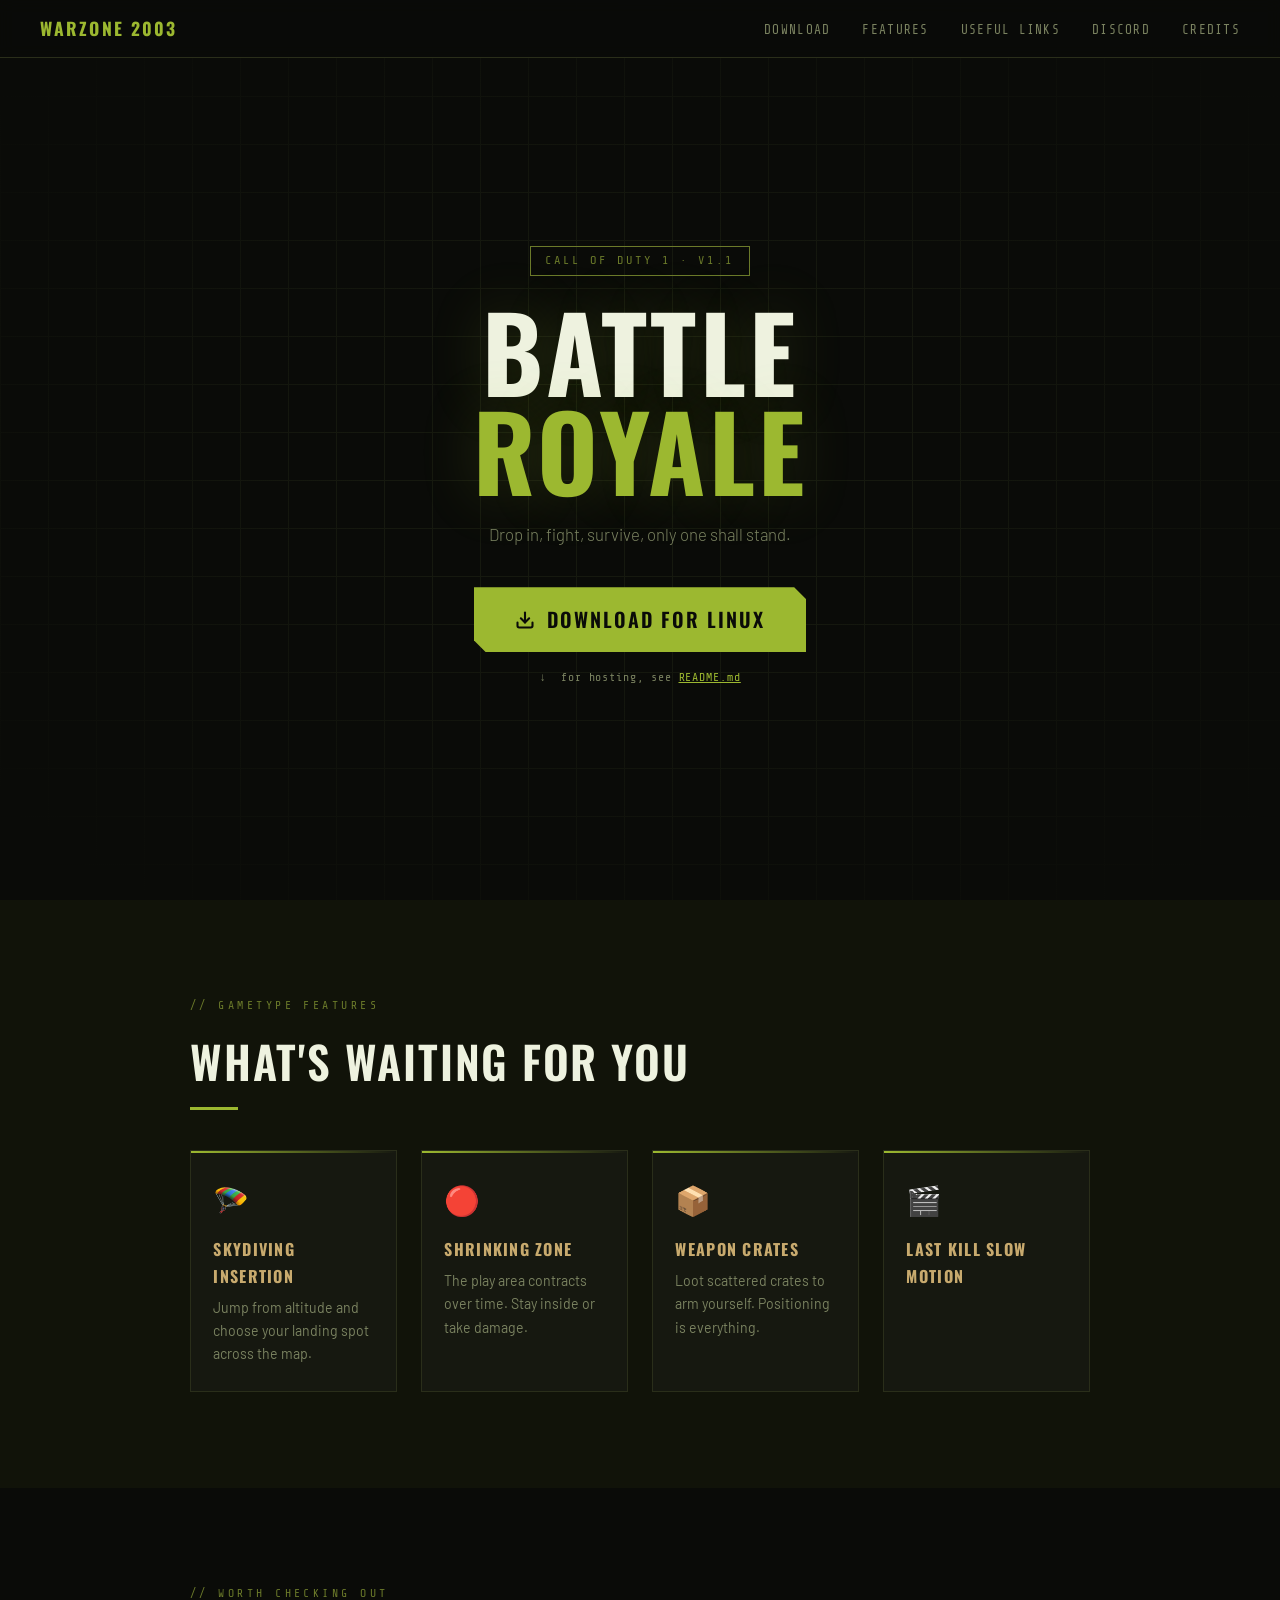
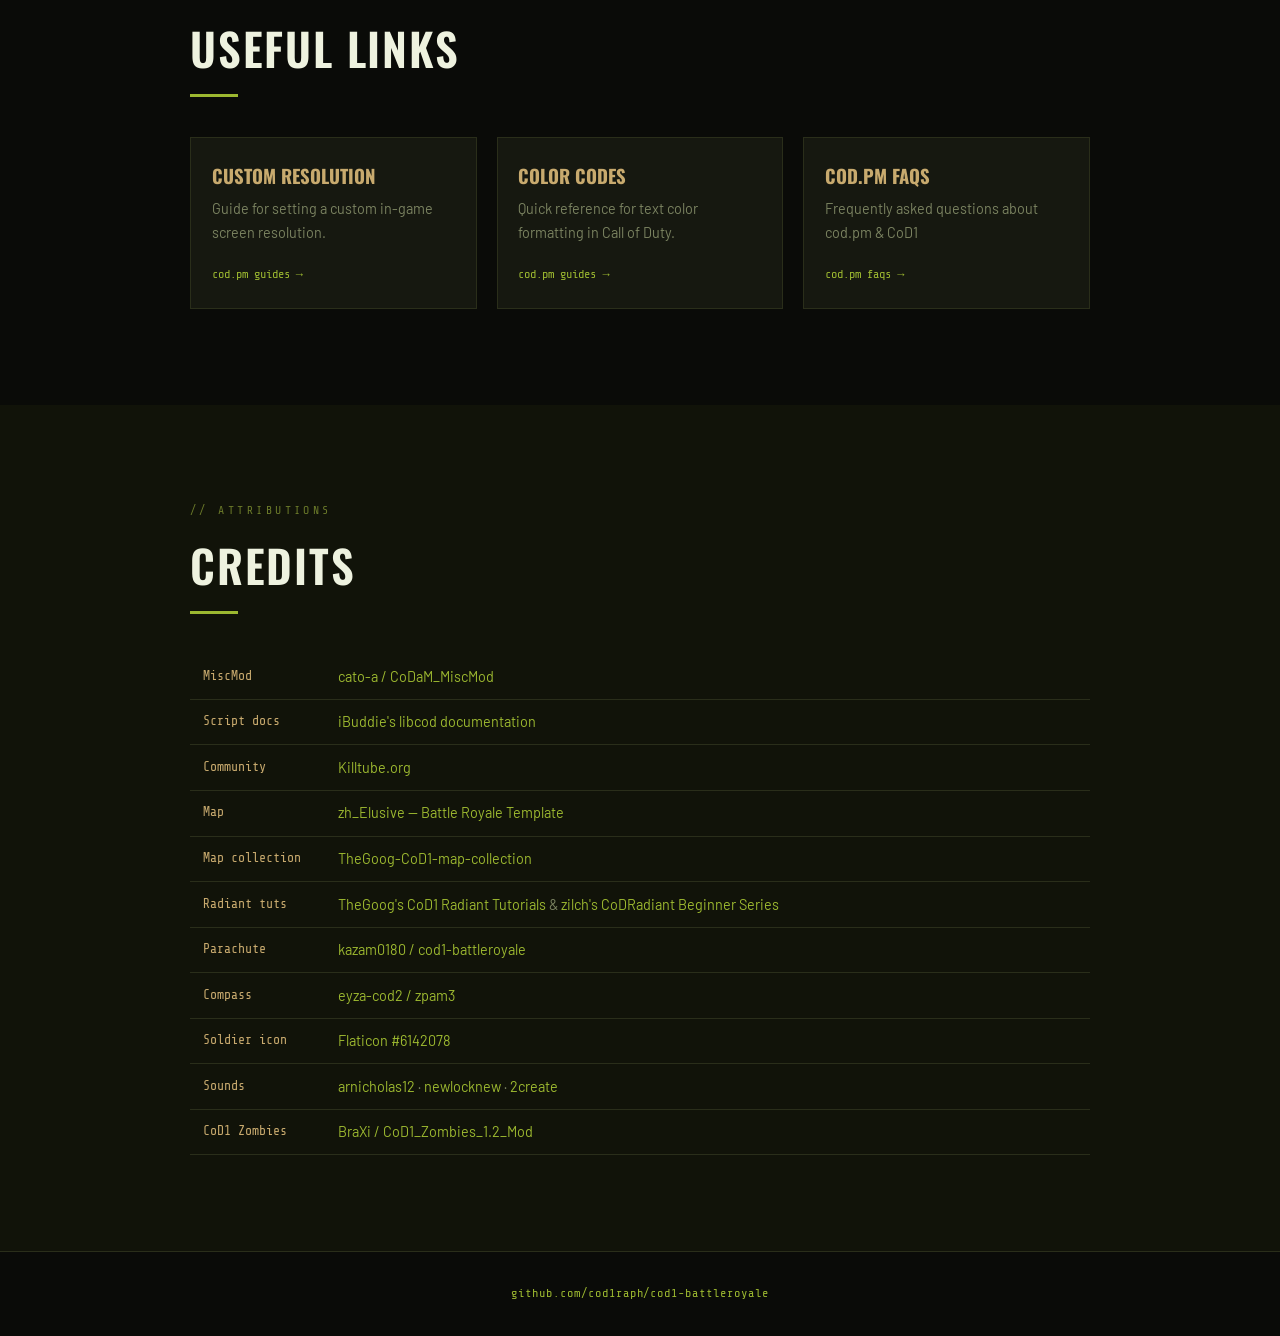
<file: index.html>
<!DOCTYPE html>
<html lang="en">
<head>
<meta charset="UTF-8" />
<meta name="viewport" content="width=device-width, initial-scale=1.0" />
<title>Home - Warzone2003</title>

<link rel="icon" href="favicon.png" type="image/png">

<!-- SEO Meta Tags -->
<meta name="description" content="Battle Royale mod for Call of Duty ® (2003). Download & Play Now! No purchase required!">
<meta name="keywords" content="Call of Duty, CoD, gaming, modding, Battleroyale, fps, download, free download, multiplayer, open source">
<meta name="author" content="Kazam">
<link rel="canonical" href="https://warzone2003.com/">

<!-- Open Graph / Facebook -->
<meta property="og:type" content="website">
<meta property="og:url" content="https://warzone2003.com/">
<meta property="og:title" content="Warzone2003">
<meta property="og:description" content="Battle Royale mod for Call of Duty ® (2003). Download & Play Now! No purchase required!">

<!-- Twitter Card -->
<meta name="twitter:title" content="Warzone2003">
<meta name="twitter:description" content="Battle Royale mod for Call of Duty ® (2003). Download & Play Now! No purchase required!">

<!--
<link rel="preload" href="/fonts/oswald-v57-latin_latin-ext-600.woff2" as="font" type="font/woff2" crossorigin>
<link rel="preload" href="/fonts/oswald-v57-latin_latin-ext-700.woff2" as="font" type="font/woff2" crossorigin>
<link rel="preload" href="/fonts/oswald-v57-latin_latin-ext-regular.woff2" as="font" type="font/woff2" crossorigin>
-->

<link href="styles.css" rel="preload" as="style" />
<link href="styles.css" rel="stylesheet" />

<!-- <link href="screenshots/1.avif" rel="preload" as="image"> -->
</head>
<body>

<nav>
<a class="nav-logo" href="#">Warzone 2003</a>
<ul>
    <li><a href="#download">Download</a></li>
    <li><a href="#features">Features</a></li>
    <li><a href="#links">Useful Links</a></li>
    <li><a href="discord/index.html">Discord</a></li>
    <li><a href="#credits">Credits</a></li>
</ul>
</nav>

<header id="hero">
<div class="hero-inner">
    <div class="hero-tag" id="download">Call of Duty 1 · v1.1</div>
    <h1>Battle<br><span>Royale</span></h1>
    <p class="hero-sub">
    Drop in, fight, survive, only one shall stand.<br>
    </p>
    <a class="btn-download" href="#" onclick="handleDownload(event)">
      <svg width="20" height="20" viewBox="0 0 24 24" fill="none" stroke="currentColor" stroke-width="2.5" stroke-linecap="round" stroke-linejoin="round">
        <path d="M21 15v4a2 2 0 0 1-2 2H5a2 2 0 0 1-2-2v-4"/>
        <polyline points="7 10 12 15 17 10"/>
        <line x1="12" y1="15" x2="12" y2="3"/>
      </svg>
      <span id="dl-label">Download</span>
    </a>
    <p class="hero-note" id="dl-note">↓ &nbsp;for hosting, see <a href="https://github.com/cod1raph/cod1-battleroyale#" style="color:var(--olive-lit)">README.md</a></p>
</div>
</header>

<main>
<section id="features">
<div class="container reveal">
    <p class="section-label">// gametype features</p>
    <h2>What's waiting for you</h2>
    <div class="features-grid">
    <div class="feature-card">
        <div class="feature-icon">🪂</div>
        <h3>Skydiving Insertion</h3>
        <p>Jump from altitude and choose your landing spot across the map.</p>
    </div>
    <div class="feature-card">
        <div class="feature-icon">🔴</div>
        <h3>Shrinking Zone</h3>
        <p>The play area contracts over time. Stay inside or take damage.</p>
    </div>
    <div class="feature-card">
        <div class="feature-icon">📦</div>
        <h3>Weapon Crates</h3>
        <p>Loot scattered crates to arm yourself. Positioning is everything.</p>
    </div>
    <div class="feature-card">
        <div class="feature-icon">🎬</div>
        <h3>Last Kill Slow Motion</h3>
        <p></p>
    </div>
    </div>
</div>
</section>

<section id="links">
  <div class="container reveal">
    <p class="section-label">// worth checking out</p>
    <h2>Useful Links</h2>

    <div class="links-grid">
      <a class="link-card" href="https://cod.pm/guide/32b0b3/how-to-set-a-custom-screen-resolution-in-game" target="_blank" rel="noopener">
        <h3>Custom Resolution</h3>
        <p>Guide for setting a custom in-game screen resolution.</p>
        <span>cod.pm guides →</span>
      </a>

      <a class="link-card" href="https://cod.pm/guide/f8cfc5/color-codes-in-call-of-duty" target="_blank" rel="noopener">
        <h3>Color Codes</h3>
        <p>Quick reference for text color formatting in Call of Duty.</p>
        <span>cod.pm guides →</span>
      </a>

      <a class="link-card" href="https://cod.pm/faq" target="_blank" rel="noopener">
        <h3>CoD.PM FAQs</h3>
        <p>Frequently asked questions about cod.pm & CoD1</p>
        <span>cod.pm faqs →</span>
      </a>
    </div>
  </div>
</section>

<section id="credits">
<div class="container reveal">
    <p class="section-label">// attributions</p>
    <h2>Credits</h2>
    <table class="credits-table">
    <tbody>
        <tr><td>MiscMod</td><td><a href="https://github.com/cato-a/CoDaM_MiscMod" target="_blank" rel="noopener">cato-a / CoDaM_MiscMod</a></td></tr>
        <tr><td>Script docs</td><td><a href="https://www.ibuddie.at/libcod" target="_blank" rel="noopener">iBuddie's libcod documentation</a></td></tr>
        <tr><td>Community</td><td><a href="https://killtube.org" target="_blank" rel="noopener">Killtube.org</a></td></tr>
        <tr><td>Map</td><td><a href="https://vcodmods.com/maps/zh-elusive-battle-royal-template" target="_blank" rel="noopener">zh_Elusive — Battle Royale Template</a></td></tr>
        <tr><td>Map collection</td><td><a href="https://github.com/thegoog1337/TheGoog-CoD1-map-collection" target="_blank" rel="noopener">TheGoog-CoD1-map-collection</a></td></tr>
        <tr><td>Radiant tuts</td><td><a href="https://www.youtube.com/playlist?list=PLb5ihZo7ved010imAmoZxa5C5946Oi-9z" target="_blank" rel="noopener">TheGoog's CoD1 Radiant Tutorials</a> &amp; <a href="https://www.youtube.com/@hcliz/videos" target="_blank" rel="noopener">zilch's CoDRadiant Beginner Series</a></td></tr>
        <tr><td>Parachute</td><td><a href="https://gitlab.com/kazam0180/cod1-battleroyale/-/blob/main/client/weapons/mp/br_parachute_mp" target="_blank" rel="noopener">kazam0180 / cod1-battleroyale</a></td></tr>
        <tr><td>Compass</td><td><a href="https://github.com/eyza-cod2/zpam3" target="_blank" rel="noopener">eyza-cod2 / zpam3</a></td></tr>
        <tr><td>Soldier icon</td><td><a href="https://www.flaticon.com/free-icon/soldier_6142078" target="_blank" rel="noopener">Flaticon #6142078</a></td></tr>
        <tr><td>Sounds</td><td>
        <a href="https://freesound.org/people/arnicholas12/sounds/702765/" target="_blank" rel="noopener">arnicholas12</a> ·
        <a href="https://freesound.org/people/newlocknew/sounds/732379/" target="_blank" rel="noopener">newlocknew</a> ·
        <a href="https://freesound.org/people/2create/sounds/620310/" target="_blank" rel="noopener">2create</a>
        </td></tr>
        <tr><td>CoD1 Zombies</td><td><a href="https://github.com/BraXi/CoD1_Zombies_1.2_Mod" target="_blank" rel="noopener">BraXi / CoD1_Zombies_1.2_Mod</a></td></tr>
    </tbody>
    </table>
</div>
</section>
</main>

<footer>
<p>
    <a href="https://github.com/cod1raph/cod1-battleroyale" target="_blank" rel="noopener" style="color:var(--olive-lit)">github.com/cod1raph/cod1-battleroyale</a>
</p>
</footer>

<script>
const observer = new IntersectionObserver(entries => {
    entries.forEach(e => { if (e.isIntersecting) e.target.classList.add('visible'); });
}, { threshold: 0.1 });
document.querySelectorAll('.reveal').forEach(el => observer.observe(el));

const BASE = 'https://warzone2003.com/files/';

function detectOS() {
  const ua = navigator.userAgent;
  if (/Windows/i.test(ua))    return 'windows';
  if (/Linux/i.test(ua))      return 'linux';
  return 'unknown';
}

const RELEASES = {
  windows: { file: 'warzone2003setup-0.4.1-windows.exe', label: 'Download for Windows' },
  linux:   { file: 'warzone2003setup-0.4.1-linux',       label: 'Download for Linux'   },
  unknown: { file: null,                               label: 'Download' },
};

function initDownloadButton() {
  const os = detectOS();
  const rel = RELEASES[os];
  const label = document.getElementById('dl-label');
  const note  = document.getElementById('dl-note');
  label.textContent = rel.label;
  if (os === 'unknown') {
    note.innerHTML = 'OS not detected — pick your build <a href="https://github.com/coyoteclan/warzone2003-website/tree/main/files" style="color:var(--olive-lit)">here</a>.';
  }
}

function handleDownload(e) {
  e.preventDefault();
  const os = detectOS();
  const rel = RELEASES[os];
  if (rel.file) {
    window.location.href = "#links";
    window.location.href = BASE + rel.file;
  } else {
    window.open('https://github.com/coyoteclan/warzone2003-website/tree/main/files', '_blank');
  }
}

initDownloadButton();

</script>

</body>
</html>
</file>
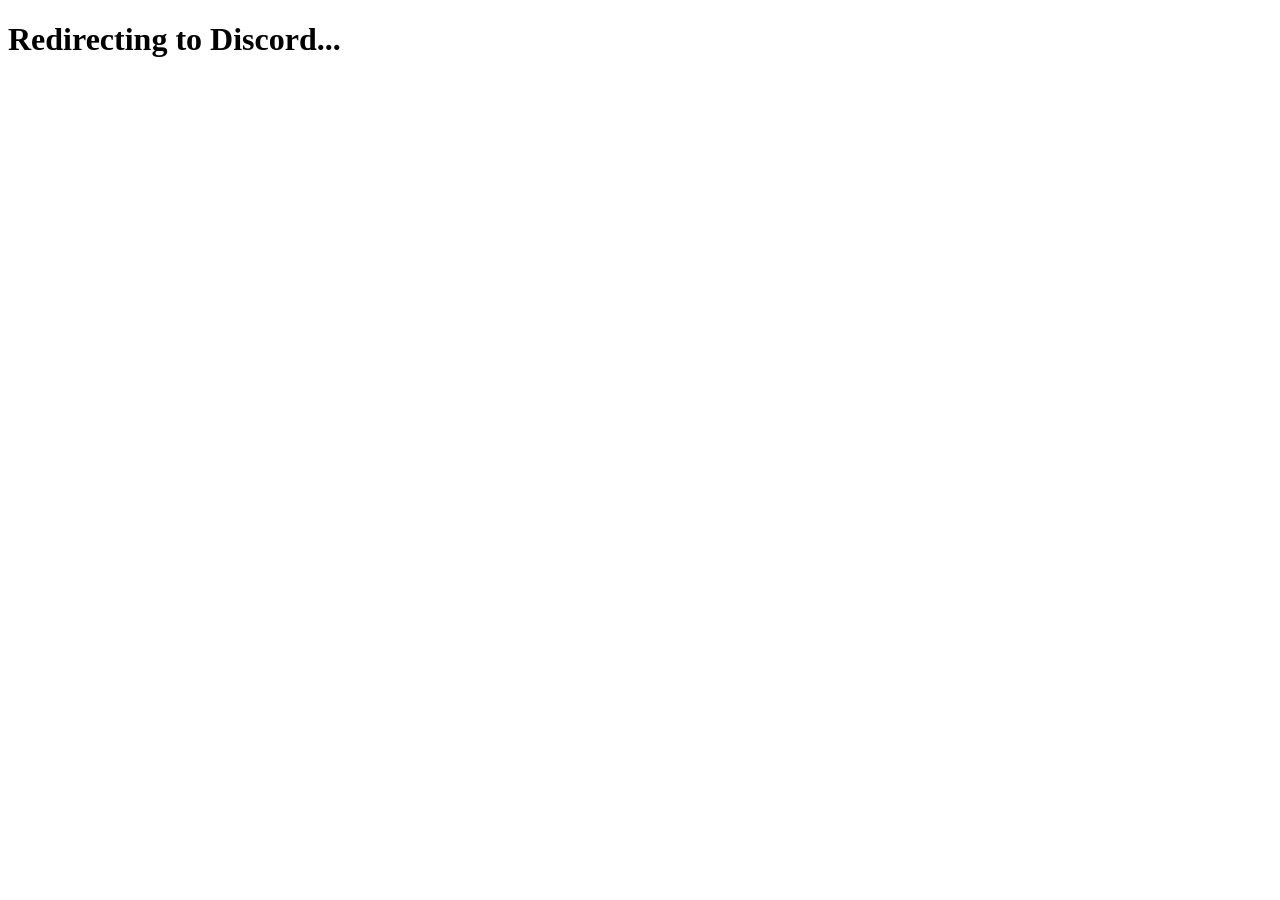
<file: discord/index.html>
<!DOCTYPE html>
<html lang="en">
<head>
<meta charset="UTF-8" />
<title>Discord - Warzone2003</title>

<link rel="icon" href="/favicon.png" type="image/png">

<!-- SEO Meta Tags -->
<meta name="description" content="Join Warzone2003 Discord Server">
<meta name="keywords" content="Call of Duty, CoD, gaming, modding, Battleroyale, fps, download, free download, multiplayer, open source">
<meta name="author" content="Kazam">
<link rel="canonical" href="https://www.warzone2003.com/discord/">

<!-- Open Graph / Facebook -->
<meta property="og:type" content="website">
<meta property="og:url" content="https://www.warzone2003.com/discord/">
<meta property="og:title" content="Discord - Warzone2003">
<meta property="og:description" content="Join Warzone2003 Discord Server!">

<!-- Twitter Card -->
<meta name="twitter:title" content="Discord - Warzone2003">
<meta name="twitter:description" content="Join Warzone2003 Discord Server!">

<script>
  setTimeout(function() {
    window.location.href = 'https://discord.com/invite/pfha8DvJpJ/';
  }, 3000);
</script>
</head>
<body><h1>Redirecting to Discord...</h1></body>
</html>
</file>
<file: styles.css>
/* oswald-regular - latin_latin-ext */
@font-face {
    font-display: swap; /* Check https://developer.mozilla.org/en-US/docs/Web/CSS/@font-face/font-display for other options. */
    font-family: 'Oswald';
    font-style: normal;
    font-weight: 400;
    src: url('/fonts/oswald-v57-latin_latin-ext-regular.woff2') format('woff2'); /* Chrome 36+, Opera 23+, Firefox 39+, Safari 12+, iOS 10+ */
}

/* oswald-600 - latin_latin-ext */
@font-face {
    font-display: swap; /* Check https://developer.mozilla.org/en-US/docs/Web/CSS/@font-face/font-display for other options. */
    font-family: 'Oswald';
    font-style: normal;
    font-weight: 600;
    src: url('/fonts/oswald-v57-latin_latin-ext-600.woff2') format('woff2'); /* Chrome 36+, Opera 23+, Firefox 39+, Safari 12+, iOS 10+ */
}

/* oswald-700 - latin_latin-ext */
@font-face {
    font-display: swap; /* Check https://developer.mozilla.org/en-US/docs/Web/CSS/@font-face/font-display for other options. */
    font-family: 'Oswald';
    font-style: normal;
    font-weight: 700;
    src: url('/fonts/oswald-v57-latin_latin-ext-700.woff2') format('woff2'); /* Chrome 36+, Opera 23+, Firefox 39+, Safari 12+, iOS 10+ */
}

/* share-tech-mono-regular - latin */
@font-face {
    font-display: swap; /* Check https://developer.mozilla.org/en-US/docs/Web/CSS/@font-face/font-display for other options. */
    font-family: 'Share Tech Mono';
    font-style: normal;
    font-weight: 400;
    src: url('/fonts/share-tech-mono-v16-latin-regular.woff2') format('woff2'); /* Chrome 36+, Opera 23+, Firefox 39+, Safari 12+, iOS 10+ */
}

/* barlow-300 - latin_latin-ext */
@font-face {
    font-display: swap; /* Check https://developer.mozilla.org/en-US/docs/Web/CSS/@font-face/font-display for other options. */
    font-family: 'Barlow';
    font-style: normal;
    font-weight: 300;
    src: url('/fonts/barlow-v13-latin_latin-ext-300.woff2') format('woff2'); /* Chrome 36+, Opera 23+, Firefox 39+, Safari 12+, iOS 10+ */
}

/* barlow-regular - latin_latin-ext */
@font-face {
    font-display: swap; /* Check https://developer.mozilla.org/en-US/docs/Web/CSS/@font-face/font-display for other options. */
    font-family: 'Barlow';
    font-style: normal;
    font-weight: 400;
    src: url('/fonts/barlow-v13-latin_latin-ext-regular.woff2') format('woff2'); /* Chrome 36+, Opera 23+, Firefox 39+, Safari 12+, iOS 10+ */
}

/* barlow-500 - latin_latin-ext */
@font-face {
    font-display: swap; /* Check https://developer.mozilla.org/en-US/docs/Web/CSS/@font-face/font-display for other options. */
    font-family: 'Barlow';
    font-style: normal;
    font-weight: 500;
    src: url('/fonts/barlow-v13-latin_latin-ext-500.woff2') format('woff2'); /* Chrome 36+, Opera 23+, Firefox 39+, Safari 12+, iOS 10+ */
}


*, *::before, *::after { box-sizing: border-box; margin: 0; padding: 0; }

:root {
    --bg:        #0a0b08;
    --bg2:       #111309;
    --bg3:       #161810;
    --border:    #2a2e1a;
    --olive:     #6b7a2a;
    --olive-lit: #9cb830;
    --tan:       #c8aa6e;
    --tan-dim:   #8a7248;
    --text:      #cdd4b0;
    --text-dim:  #7a8260;
    --white:     #eef2df;
    --red:       #c23b22;
}

html { scroll-behavior: smooth; }

body {
    font-family: 'Barlow', sans-serif;
    background: var(--bg);
    color: var(--text);
    line-height: 1.65;
    overflow-x: hidden;
}

/*  NAV  */
nav {
    position: fixed;
    top: 0; left: 0; right: 0;
    z-index: 100;
    display: flex;
    align-items: center;
    justify-content: space-between;
    padding: 0 2.5rem;
    height: 58px;
    background: rgba(10,11,8,.88);
    backdrop-filter: blur(8px);
    border-bottom: 1px solid var(--border);
}

.nav-logo {
    font-family: 'Oswald', sans-serif;
    font-size: 1.1rem;
    font-weight: 700;
    letter-spacing: .12em;
    text-transform: uppercase;
    color: var(--olive-lit);
    text-decoration: none;
}

nav ul {
    list-style: none;
    display: flex;
    gap: 2rem;
}

nav a {
    font-family: 'Share Tech Mono', monospace;
    font-size: .8rem;
    letter-spacing: .1em;
    text-transform: uppercase;
    color: var(--text-dim);
    text-decoration: none;
    transition: color .2s;
}
nav a:hover { color: var(--olive-lit); }

/*  HERO  */
#hero {
min-height: 100vh;
display: flex;
flex-direction: column;
align-items: center;
justify-content: center;
text-align: center;
padding: 6rem 2rem 4rem;
position: relative;
overflow: hidden;
}

/* grid background */
#hero::before {
content: '';
position: absolute;
inset: 0;
background-image:
linear-gradient(var(--border) 1px, transparent 1px),
linear-gradient(90deg, var(--border) 1px, transparent 1px);
background-size: 48px 48px;
opacity: .4;
}

/* vignette */
#hero::after {
content: '';
position: absolute;
inset: 0;
background: radial-gradient(ellipse at center, transparent 30%, var(--bg) 90%);
}

.hero-inner { position: relative; z-index: 1; max-width: 780px; }

.hero-tag {
    font-family: 'Share Tech Mono', monospace;
    font-size: .75rem;
    letter-spacing: .25em;
    text-transform: uppercase;
    color: var(--olive);
    border: 1px solid var(--olive);
    display: inline-block;
    padding: .25rem .9rem;
    margin-bottom: 1.6rem;
}

h1 {
    font-family: 'Oswald', sans-serif;
    font-size: clamp(3rem, 9vw, 6.5rem);
    font-weight: 700;
    line-height: .95;
    letter-spacing: .03em;
    text-transform: uppercase;
    color: var(--white);
    text-shadow: 0 0 60px rgba(156,184,48,.2);
}

h1 span { color: var(--olive-lit); }

.hero-sub {
    margin: 1.4rem auto 2.4rem;
    max-width: 520px;
    color: var(--text-dim);
    font-size: 1.05rem;
    font-weight: 300;
}

.btn-download {
    display: inline-flex;
    align-items: center;
    gap: .7rem;
    font-family: 'Oswald', sans-serif;
    font-size: 1.25rem;
    font-weight: 600;
    letter-spacing: .1em;
    text-transform: uppercase;
    text-decoration: none;
    color: var(--bg);
    background: var(--olive-lit);
    padding: 1rem 2.6rem;
    border: none;
    clip-path: polygon(0 0, calc(100% - 12px) 0, 100% 12px, 100% 100%, 12px 100%, 0 calc(100% - 12px));
    transition: background .2s, transform .15s;
}
.btn-download:hover {
    background: var(--white);
    transform: translateY(-2px);
}
.btn-download svg { flex-shrink: 0; }

.hero-note {
    margin-top: 1rem;
    font-family: 'Share Tech Mono', monospace;
    font-size: .72rem;
    color: var(--text-dim);
    letter-spacing: .08em;
}

/*  SECTIONS  */
section { padding: 6rem 2rem; }
.container { max-width: 900px; margin: 0 auto; }

.section-label {
    font-family: 'Share Tech Mono', monospace;
    font-size: .72rem;
    letter-spacing: .3em;
    text-transform: uppercase;
    color: var(--olive);
    margin-bottom: .6rem;
}

h2 {
    font-family: 'Oswald', sans-serif;
    font-size: clamp(1.8rem, 4vw, 2.8rem);
    font-weight: 600;
    text-transform: uppercase;
    color: var(--white);
    letter-spacing: .04em;
    margin-bottom: 2.5rem;
}

h2::after {
    content: '';
    display: block;
    width: 48px;
    height: 3px;
    background: var(--olive-lit);
    margin-top: .5rem;
}

/*  FEATURES  */
#features { background: var(--bg2); }

.features-grid {
    display: grid;
    grid-template-columns: repeat(auto-fit, minmax(200px, 1fr));
    gap: 1.5rem;
}

.feature-card {
    background: var(--bg3);
    border: 1px solid var(--border);
    padding: 1.6rem 1.4rem;
    position: relative;
    overflow: hidden;
    transition: border-color .2s;
}
.feature-card:hover { border-color: var(--olive); }
.feature-card::before {
    content: '';
    position: absolute;
    top: 0; left: 0; right: 0;
    height: 2px;
    background: linear-gradient(90deg, var(--olive-lit), transparent);
}

.feature-icon { font-size: 1.8rem; margin-bottom: .8rem; }

.feature-card h3 {
    font-family: 'Oswald', sans-serif;
    font-size: 1rem;
    text-transform: uppercase;
    letter-spacing: .08em;
    color: var(--tan);
    margin-bottom: .4rem;
}

.feature-card p {
    font-size: .88rem;
    color: var(--text-dim);
}

/*  LINKS  */

.links-grid {
    display: grid;
    grid-template-columns: repeat(auto-fit, minmax(240px, 1fr));
    gap: 1.25rem;
}

.link-card {
    display: block;
    padding: 1.4rem 1.3rem;
    background: var(--bg3);
    border: 1px solid var(--border);
    text-decoration: none;
    transition: transform .15s, border-color .2s;
}

.link-card:hover {
    transform: translateY(-2px);
    border-color: var(--olive);
}

.link-card h3 {
    font-family: 'Oswald', sans-serif;
    text-transform: uppercase;
    color: var(--tan);
    margin-bottom: .35rem;
}

.link-card p {
    color: var(--text-dim);
    font-size: .9rem;
    margin-bottom: .9rem;
}

.link-card span {
    font-family: 'Share Tech Mono', monospace;
    color: var(--olive-lit);
    font-size: .75rem;
}

/*  CREDITS  */
#credits { background: var(--bg2); }

.credits-table {
    width: 100%;
    border-collapse: collapse;
    font-size: .9rem;
}

.credits-table td {
    padding: .65rem .8rem;
    border-bottom: 1px solid var(--border);
    color: var(--text-dim);
    vertical-align: top;
}

.credits-table td:first-child {
    color: var(--tan);
    font-family: 'Share Tech Mono', monospace;
    font-size: .82rem;
    white-space: nowrap;
    width: 1%;
    padding-right: 1.5rem;
}

.credits-table a { color: var(--olive-lit); text-decoration: none; }
.credits-table a:hover { text-decoration: underline; }

/*  FOOTER */
footer {
    padding: 2rem;
    text-align: center;
    border-top: 1px solid var(--border);
    font-family: 'Share Tech Mono', monospace;
    font-size: .75rem;
    color: var(--text-dim);
    letter-spacing: .08em;
}

footer a { color: var(--olive); text-decoration: none; }

/*  fade-in on scroll  */
.reveal {
    opacity: 0;
    transform: translateY(24px);
    transition: opacity .5s ease, transform .5s ease;
}
.reveal.visible { opacity: 1; transform: none; }

@media (max-width: 600px) {
    nav ul { gap: 1rem; }
    .step { grid-template-columns: 2rem 1fr; }
}
</file>
